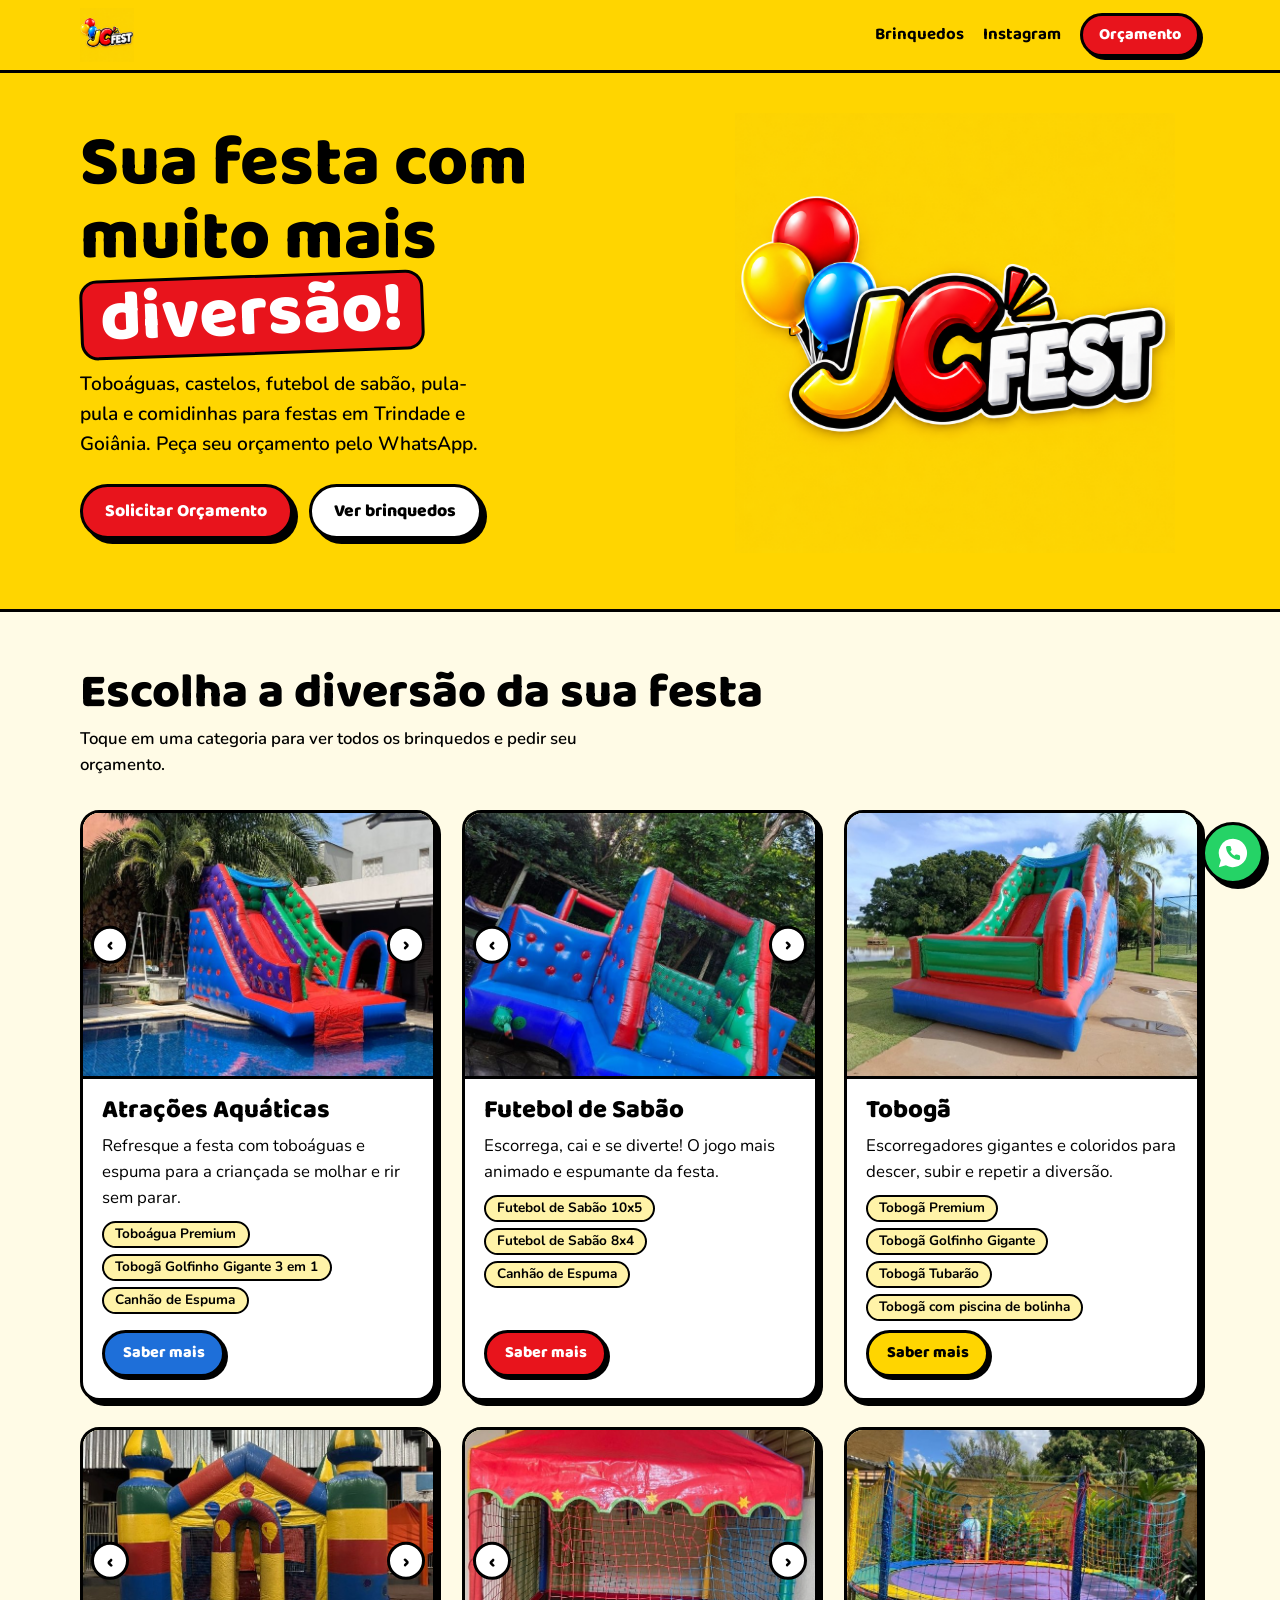
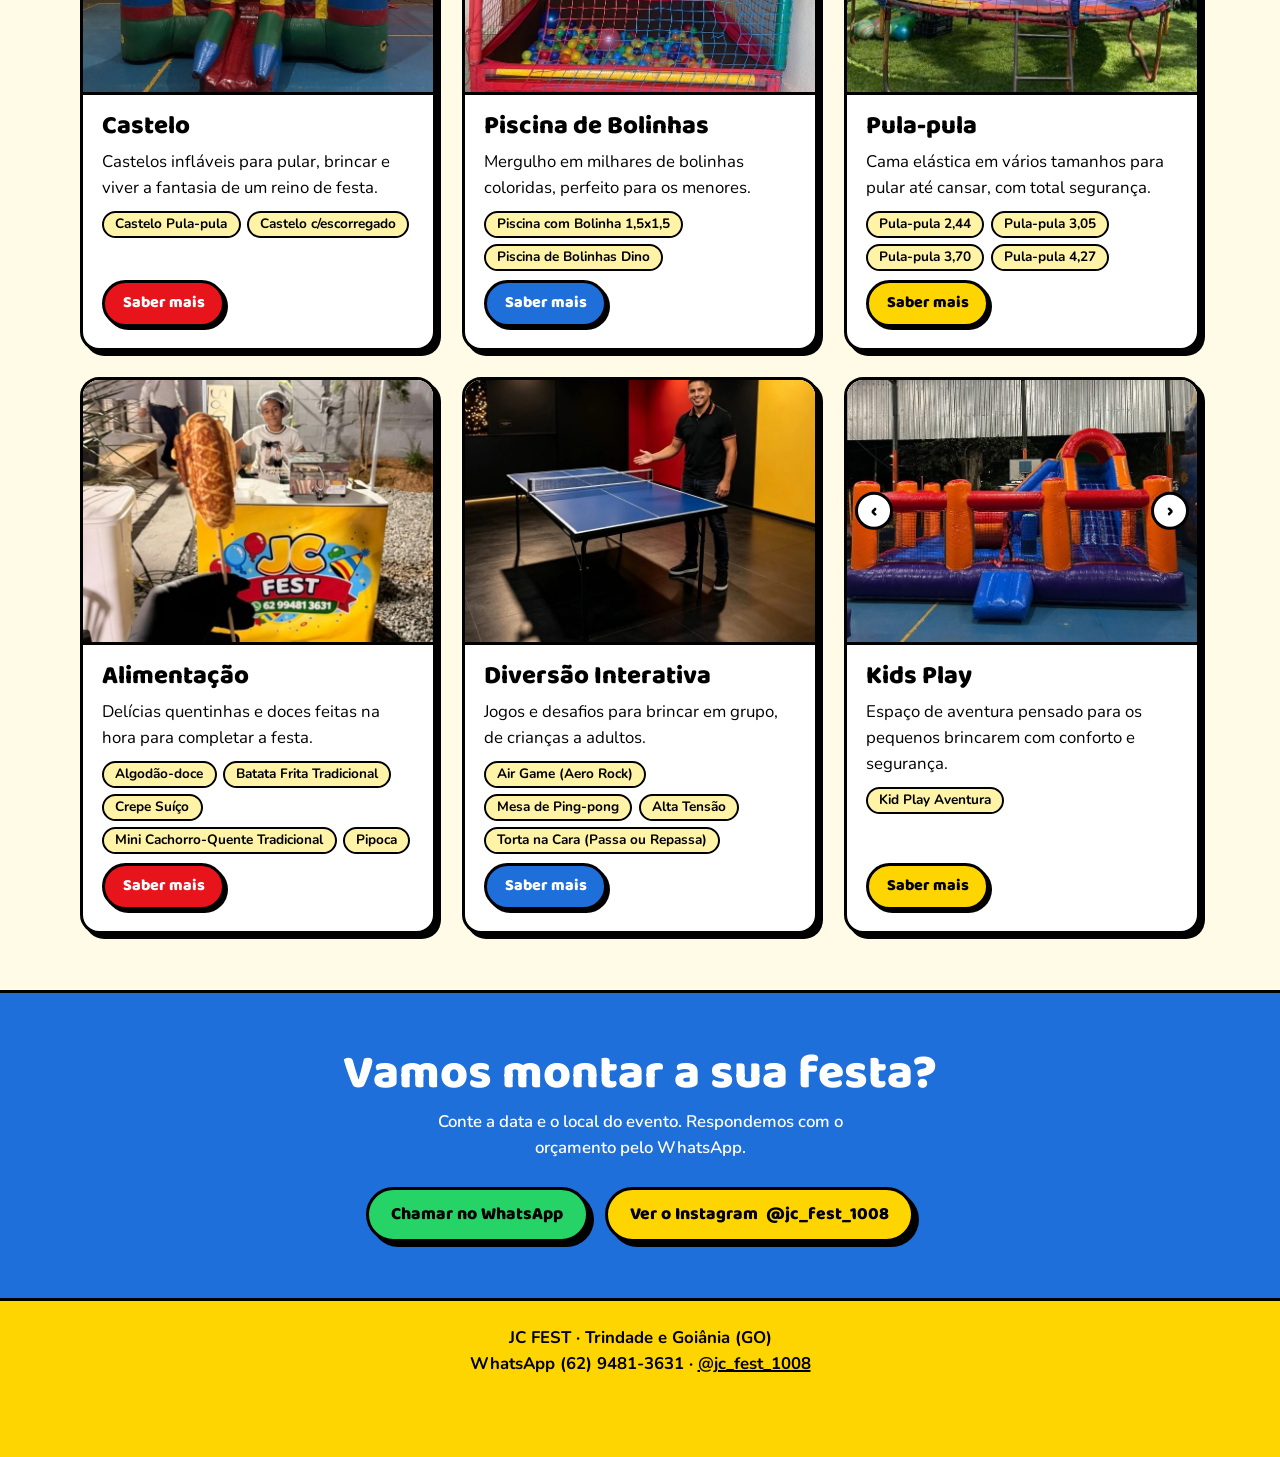
<file: index.html>
<!DOCTYPE html>
<html lang="pt-BR">
<head>
<meta charset="UTF-8">
<meta name="viewport" content="width=device-width, initial-scale=1">
<title>JC FEST | Brinquedos e diversão para festas em Trindade e Goiânia</title>
<meta name="description" content="JC FEST: locação de brinquedos para festas e eventos em Trindade e Goiânia (GO). Toboáguas, castelos, futebol de sabão, pula-pula e mais.">
<link rel="icon" href="logo.png">
<link rel="preconnect" href="https://fonts.googleapis.com">
<link rel="preconnect" href="https://fonts.gstatic.com" crossorigin>
<link href="https://fonts.googleapis.com/css2?family=Baloo+2:wght@700;800&family=Nunito:wght@600;700&display=swap" rel="stylesheet">
<link rel="stylesheet" href="style.css">
</head>
<body>
<header class="top"><div class="wrap">
  <a href="index.html" aria-label="JC FEST - início"><img src="logo.png" alt="JC FEST"></a>
  <nav class="nav" aria-label="Principal">
    <a href="index.html#servicos">Brinquedos</a>
    <a data-ig target="_blank" rel="noopener">Instagram</a>
    <a class="btn btn-red" data-wa target="_blank" rel="noopener">Orçamento</a>
  </nav>
</div></header>
<main>
<section class="hero"><div class="wrap">
  <div>
    <h1>Sua festa com muito mais <em>diversão!</em></h1>
    <p>Toboáguas, castelos, futebol de sabão, pula-pula e comidinhas para festas em Trindade e Goiânia. Peça seu orçamento pelo WhatsApp.</p>
    <div class="acoes">
      <a class="btn btn-red" data-wa target="_blank" rel="noopener">Solicitar Orçamento</a>
      <a class="btn btn-white" href="#servicos">Ver brinquedos</a>
    </div>
  </div>
  <img class="hero-logo" src="logo.png" alt="Logo JC FEST com balões coloridos">
</div></section>

<section class="secao" id="servicos"><div class="wrap">
  <h2>Escolha a diversão da sua festa</h2>
  <p class="sub">Toque em uma categoria para ver todos os brinquedos e pedir seu orçamento.</p>
  <div class="grade" id="categorias"></div>
</div></section>

<section class="cta"><div class="wrap">
  <h2>Vamos montar a sua festa?</h2>
  <p>Conte a data e o local do evento. Respondemos com o orçamento pelo WhatsApp.</p>
  <div class="acoes">
    <a class="btn btn-wa" data-wa target="_blank" rel="noopener">Chamar no WhatsApp</a>
    <a class="btn btn-yellow" data-ig target="_blank" rel="noopener">Ver o Instagram <span data-ig-nome></span></a>
  </div>
</div></section>
</main>
<footer class="rodape"><div class="wrap">
  <p>JC FEST &middot; Trindade e Goiânia (GO)</p>
  <p>WhatsApp <span data-fone></span> &middot; <a data-ig target="_blank" rel="noopener" data-ig-nome></a></p>
</div></footer>
<a class="flutuante" data-wa target="_blank" rel="noopener" aria-label="Chamar no WhatsApp"><svg viewBox="0 0 24 24" aria-hidden="true"><path d="M12 2a10 10 0 0 0-8.6 15.1L2 22l5-1.3A10 10 0 1 0 12 2z"/><path fill="#25D366" transform="translate(6 6) scale(.5)" d="M22 16.92v3a2 2 0 0 1-2.18 2 19.79 19.79 0 0 1-8.63-3.07 19.5 19.5 0 0 1-6-6 19.79 19.79 0 0 1-3.07-8.67A2 2 0 0 1 4.11 2h3a2 2 0 0 1 2 1.72c.127.96.361 1.903.7 2.81a2 2 0 0 1-.45 2.11L8.09 9.91a16 16 0 0 0 6 6l1.27-1.27a2 2 0 0 1 2.11-.45c.907.339 1.85.573 2.81.7A2 2 0 0 1 22 16.92z"/></svg></a>
<script src="data.js"></script>
<script src="app.js"></script>
</body>
</html>
</file>
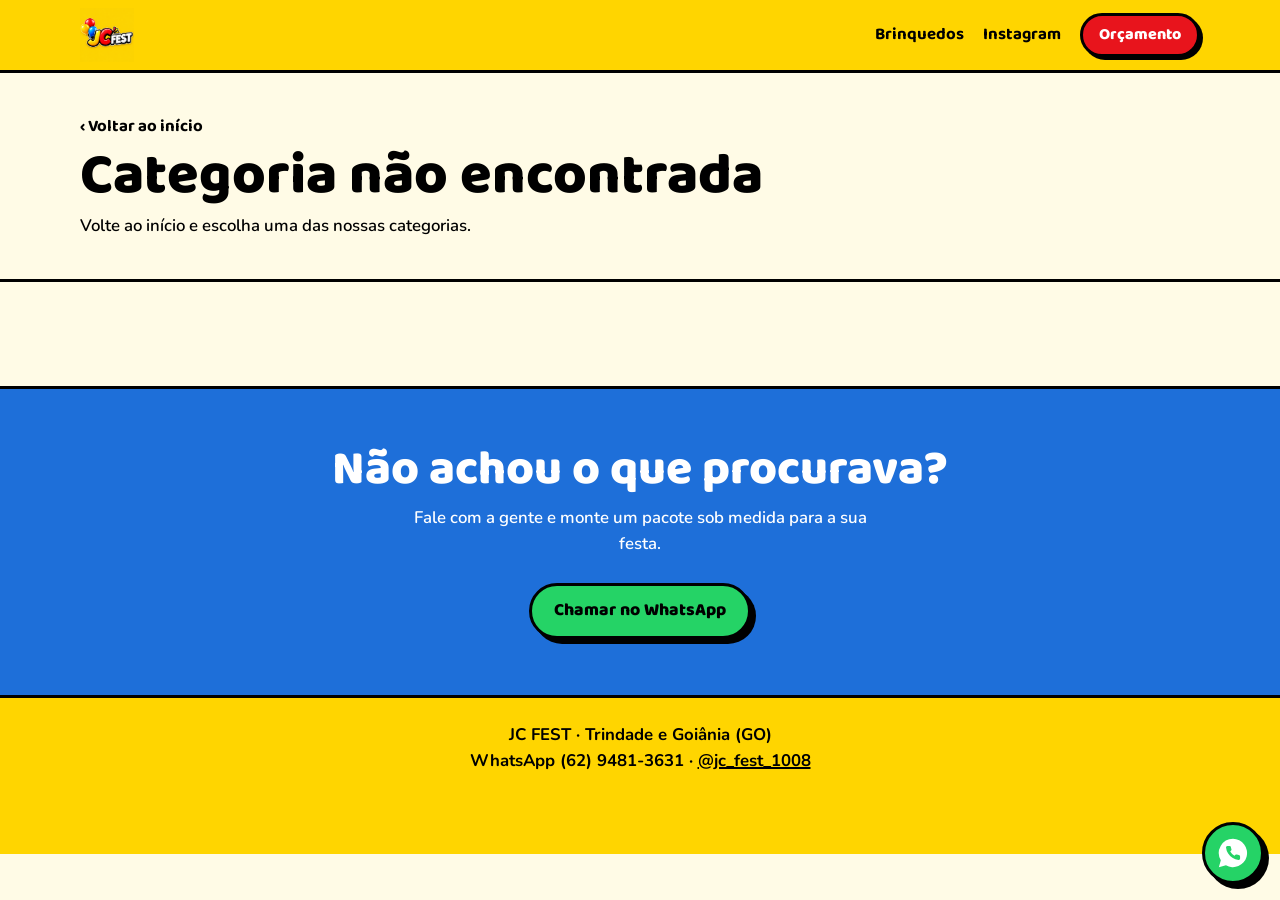
<file: categoria.html>
<!DOCTYPE html>
<html lang="pt-BR">
<head>
<meta charset="UTF-8">
<meta name="viewport" content="width=device-width, initial-scale=1">
<title>Categoria | JC FEST</title>
<meta name="description" content="JC FEST: locação de brinquedos para festas e eventos em Trindade e Goiânia (GO). Toboáguas, castelos, futebol de sabão, pula-pula e mais.">
<link rel="icon" href="logo.png">
<link rel="preconnect" href="https://fonts.googleapis.com">
<link rel="preconnect" href="https://fonts.gstatic.com" crossorigin>
<link href="https://fonts.googleapis.com/css2?family=Baloo+2:wght@700;800&family=Nunito:wght@600;700&display=swap" rel="stylesheet">
<link rel="stylesheet" href="style.css">
</head>
<body>
<header class="top"><div class="wrap">
  <a href="index.html" aria-label="JC FEST - início"><img src="logo.png" alt="JC FEST"></a>
  <nav class="nav" aria-label="Principal">
    <a href="index.html#servicos">Brinquedos</a>
    <a data-ig target="_blank" rel="noopener">Instagram</a>
    <a class="btn btn-red" data-wa target="_blank" rel="noopener">Orçamento</a>
  </nav>
</div></header>
<main>
<section class="cab-cat" id="cab-cat"></section>
<div class="wrap"><div class="produtos" id="produtos"></div></div>
<section class="cta"><div class="wrap">
  <h2>Não achou o que procurava?</h2>
  <p>Fale com a gente e monte um pacote sob medida para a sua festa.</p>
  <div class="acoes"><a class="btn btn-wa" data-wa target="_blank" rel="noopener">Chamar no WhatsApp</a></div>
</div></section>
</main>
<footer class="rodape"><div class="wrap">
  <p>JC FEST &middot; Trindade e Goiânia (GO)</p>
  <p>WhatsApp <span data-fone></span> &middot; <a data-ig target="_blank" rel="noopener" data-ig-nome></a></p>
</div></footer>
<a class="flutuante" data-wa target="_blank" rel="noopener" aria-label="Chamar no WhatsApp"><svg viewBox="0 0 24 24" aria-hidden="true"><path d="M12 2a10 10 0 0 0-8.6 15.1L2 22l5-1.3A10 10 0 1 0 12 2z"/><path fill="#25D366" transform="translate(6 6) scale(.5)" d="M22 16.92v3a2 2 0 0 1-2.18 2 19.79 19.79 0 0 1-8.63-3.07 19.5 19.5 0 0 1-6-6 19.79 19.79 0 0 1-3.07-8.67A2 2 0 0 1 4.11 2h3a2 2 0 0 1 2 1.72c.127.96.361 1.903.7 2.81a2 2 0 0 1-.45 2.11L8.09 9.91a16 16 0 0 0 6 6l1.27-1.27a2 2 0 0 1 2.11-.45c.907.339 1.85.573 2.81.7A2 2 0 0 1 22 16.92z"/></svg></a>
<script src="data.js"></script>
<script src="app.js"></script>
</body>
</html>
</file>
<file: style.css>
:root{
  --yellow:#FFD500; --yellow-soft:#FFF3A8; --red:#E8141C; --blue:#1E6FD9;
  --ink:#000; --white:#fff; --paper:#FFFBE6;
  --font-display:"Baloo 2","Trebuchet MS",sans-serif;
  --font-body:"Nunito","Segoe UI",sans-serif;
  --line:3px solid var(--ink);
  --pop:5px 5px 0 var(--ink);
}
*{box-sizing:border-box;margin:0}
html{scroll-behavior:smooth}
body{font-family:var(--font-body);font-size:1.05rem;line-height:1.55;color:var(--ink);background:var(--paper)}
img{max-width:100%;display:block}
a{color:inherit}
:focus-visible{outline:4px solid var(--blue);outline-offset:3px}
h1,h2,h3{font-family:var(--font-display);font-weight:800;line-height:1.05}
.wrap{width:min(1120px,100% - 2rem);margin-inline:auto}

/* Botões */
.btn{display:inline-flex;align-items:center;gap:.5rem;font-family:var(--font-display);font-weight:800;font-size:1.1rem;
  padding:.7rem 1.4rem;border:var(--line);border-radius:999px;text-decoration:none;cursor:pointer;
  box-shadow:var(--pop);transition:transform .12s,box-shadow .12s}
.btn:hover{transform:translate(2px,2px);box-shadow:3px 3px 0 var(--ink)}
.btn:active{transform:translate(5px,5px);box-shadow:0 0 0 var(--ink)}
.btn-red{background:var(--red);color:var(--white)}
.btn-yellow{background:var(--yellow)}
.btn-white{background:var(--white)}
.btn-wa{background:#25D366}

/* Cabeçalho */
.top{background:var(--yellow);border-bottom:var(--line);position:sticky;top:0;z-index:20}
.top .wrap{display:flex;align-items:center;justify-content:space-between;gap:1rem;padding-block:.5rem}
.top img{height:54px;width:auto}
.nav{display:flex;align-items:center;gap:1.2rem;font-family:var(--font-display);font-weight:700}
.nav a{text-decoration:none}
.nav a:not(.btn):hover{text-decoration:underline;text-decoration-thickness:3px}
.nav .btn{padding:.4rem 1rem;font-size:1rem;box-shadow:3px 3px 0 var(--ink)}
@media(max-width:640px){.nav a:not(.btn){display:none}}

/* Hero */
.hero{background:var(--yellow);border-bottom:var(--line);padding:2.5rem 0 3.5rem;overflow:hidden}
.hero .wrap{display:grid;gap:2rem;align-items:center}
@media(min-width:860px){.hero .wrap{grid-template-columns:1.1fr .9fr}}
.hero h1{font-size:clamp(2.4rem,7vw,4.4rem);margin-bottom:1rem}
.hero h1 em{font-style:normal;background:var(--red);color:var(--white);padding:0 .25em;border:var(--line);border-radius:.25em;display:inline-block;transform:rotate(-2deg)}
.hero p{font-size:1.2rem;max-width:34ch;margin-bottom:1.5rem;font-weight:600}
.hero .acoes{display:flex;flex-wrap:wrap;gap:1rem}
.hero-logo{width:min(440px,100%);justify-self:center;animation:flutuar 4s ease-in-out infinite}
@keyframes flutuar{50%{transform:translateY(-12px) rotate(-1.5deg)}}

/* Seções */
.secao{padding:3.5rem 0}
.secao h2{font-size:clamp(2rem,5vw,3rem);margin-bottom:.5rem}
.secao .sub{max-width:52ch;margin-bottom:2rem;font-weight:600}

/* Cards de categoria */
.grade{display:grid;gap:1.6rem;grid-template-columns:repeat(auto-fill,minmax(270px,1fr))}
.card{background:var(--white);border:var(--line);border-radius:1.2rem;box-shadow:var(--pop);overflow:hidden;display:flex;flex-direction:column}
.card .foto{aspect-ratio:4/3;border-bottom:var(--line);background:var(--yellow-soft)}
.card .foto img{width:100%;height:100%;object-fit:cover}
.card .corpo{padding:1.1rem 1.2rem 1.3rem;display:flex;flex-direction:column;gap:.6rem;flex:1}
.card h3{font-size:1.6rem}
.itens{list-style:none;padding:0;display:flex;flex-wrap:wrap;align-content:flex-start;gap:.4rem;flex:1}
.itens li{font-size:.85rem;font-weight:700;line-height:1.2;border:2px solid var(--ink);border-radius:999px;padding:.2rem .7rem;background:var(--yellow-soft)}
.card .btn{align-self:flex-start;font-size:1rem;padding:.5rem 1.1rem;box-shadow:3px 3px 0 var(--ink)}
.tag-blue{background:var(--blue);color:var(--white)}
.tag-red{background:var(--red);color:var(--white)}
.tag-yellow{background:var(--yellow)}

/* Carrossel */
.car{position:relative}
.car .pista{display:flex;overflow-x:auto;scroll-snap-type:x mandatory;scrollbar-width:none;aspect-ratio:4/3}
.car .pista::-webkit-scrollbar{display:none}
.car .pista img{flex:0 0 100%;width:100%;height:100%;object-fit:cover;scroll-snap-align:center}
.car button{position:absolute;top:50%;translate:0 -50%;width:2.4rem;height:2.4rem;border-radius:50%;border:var(--line);
  background:var(--white);font:800 1.2rem var(--font-display);cursor:pointer;line-height:1}
.car .ant{left:.5rem}.car .prox{right:.5rem}
.car button:hover{background:var(--yellow)}

/* Página de categoria */
.cab-cat{border-bottom:var(--line);padding:2.5rem 0}
.cab-cat h1{font-size:clamp(2.2rem,6vw,3.6rem);margin:.4rem 0}
.cab-cat p{max-width:52ch;font-weight:600}
.voltar{font-family:var(--font-display);font-weight:700;text-decoration:none;display:inline-block}
.voltar:hover{text-decoration:underline}
.produtos{display:grid;gap:2rem;grid-template-columns:repeat(auto-fill,minmax(300px,1fr));padding:2.5rem 0 4rem}
.produto .corpo{padding:1.1rem 1.2rem 1.4rem}
.produto h2{font-size:1.5rem;margin-bottom:.4rem}
.produto p{flex:1;margin-bottom:1rem}

/* CTA final */
.cta{background:var(--blue);color:var(--white);border-block:var(--line);text-align:center;padding:3.5rem 0}
.cta h2{font-size:clamp(2rem,5vw,3rem);margin-bottom:.6rem}
.cta p{max-width:46ch;margin:0 auto 1.6rem;font-weight:600}
.cta .acoes{display:flex;flex-wrap:wrap;gap:1rem;justify-content:center}
.cta .btn{color:var(--ink)}

/* Rodapé */
.rodape{background:var(--yellow);padding:1.5rem 0 5rem;font-weight:700;text-align:center}
.rodape a{text-decoration-thickness:2px}

/* Botão flutuante */
.flutuante{position:fixed;right:1rem;bottom:1rem;z-index:30;width:62px;height:62px;border-radius:50%;
  background:#25D366;border:var(--line);box-shadow:var(--pop);display:grid;place-items:center}
.flutuante:hover{transform:scale(1.07)}
.flutuante svg{width:34px;height:34px;fill:var(--white)}

@media(prefers-reduced-motion:reduce){*{animation:none!important;transition:none!important;scroll-behavior:auto!important}}
</file>
